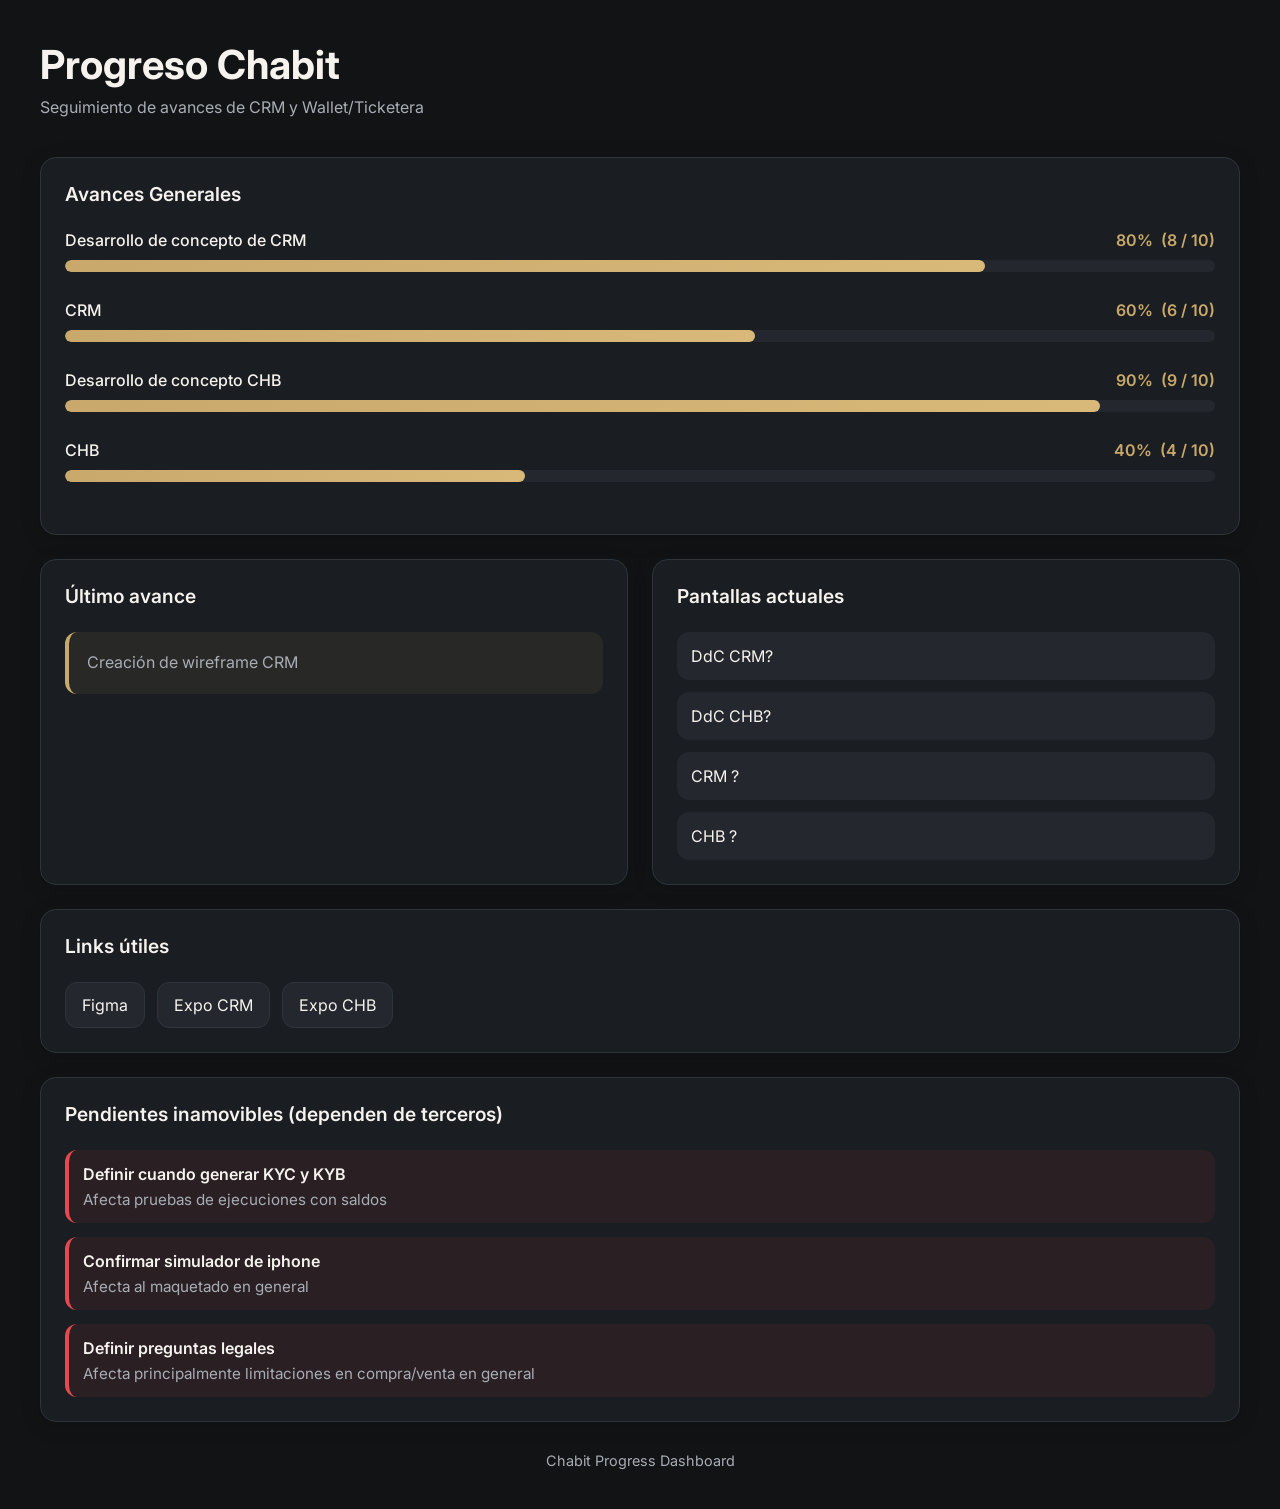
<file: index.html>
<!doctype html>
<html lang="es">
  <head>
    <meta charset="UTF-8" />
    <meta name="viewport" content="width=device-width, initial-scale=1.0" />
    <title>Progreso Chabit</title>

    <link rel="preconnect" href="https://fonts.googleapis.com" />
    <link rel="preconnect" href="https://fonts.gstatic.com" crossorigin />
    <link
      href="https://fonts.googleapis.com/css2?family=Inter:wght@400;500;600;700&display=swap"
      rel="stylesheet"
    />
    <link rel="stylesheet" href="./index.css" />
  </head>

  <body>
    <div class="container">
      <header>
        <h1>Progreso Chabit</h1>
        <p class="subtitle">Seguimiento de avances de CRM y Wallet/Ticketera</p>
      </header>

      <div class="card">
        <h2 class="section-title">Avances Generales</h2>
        <div id="progress-container"></div>
      </div>

      <div class="grid">
        <div class="card">
          <h2 class="section-title">Último avance</h2>
          <div class="last-update" id="last-avance-container"></div>
        </div>

        <div class="card">
          <h2 class="section-title">Pantallas actuales</h2>
          <div class="screen-list" id="actual-pages-container"></div>
        </div>
      </div>

      <div class="card">
        <h2 class="section-title">Links útiles</h2>
        <div class="links" id="links-container"></div>
      </div>

      <div class="card">
        <h2 class="section-title">
          Pendientes inamovibles (dependen de terceros)
        </h2>
        <div class="pending-list" id="blocks-container"></div>
      </div>

      <footer>Chabit Progress Dashboard</footer>
    </div>

    <script src="./main.js"></script>
  </body>
</html>
</file>
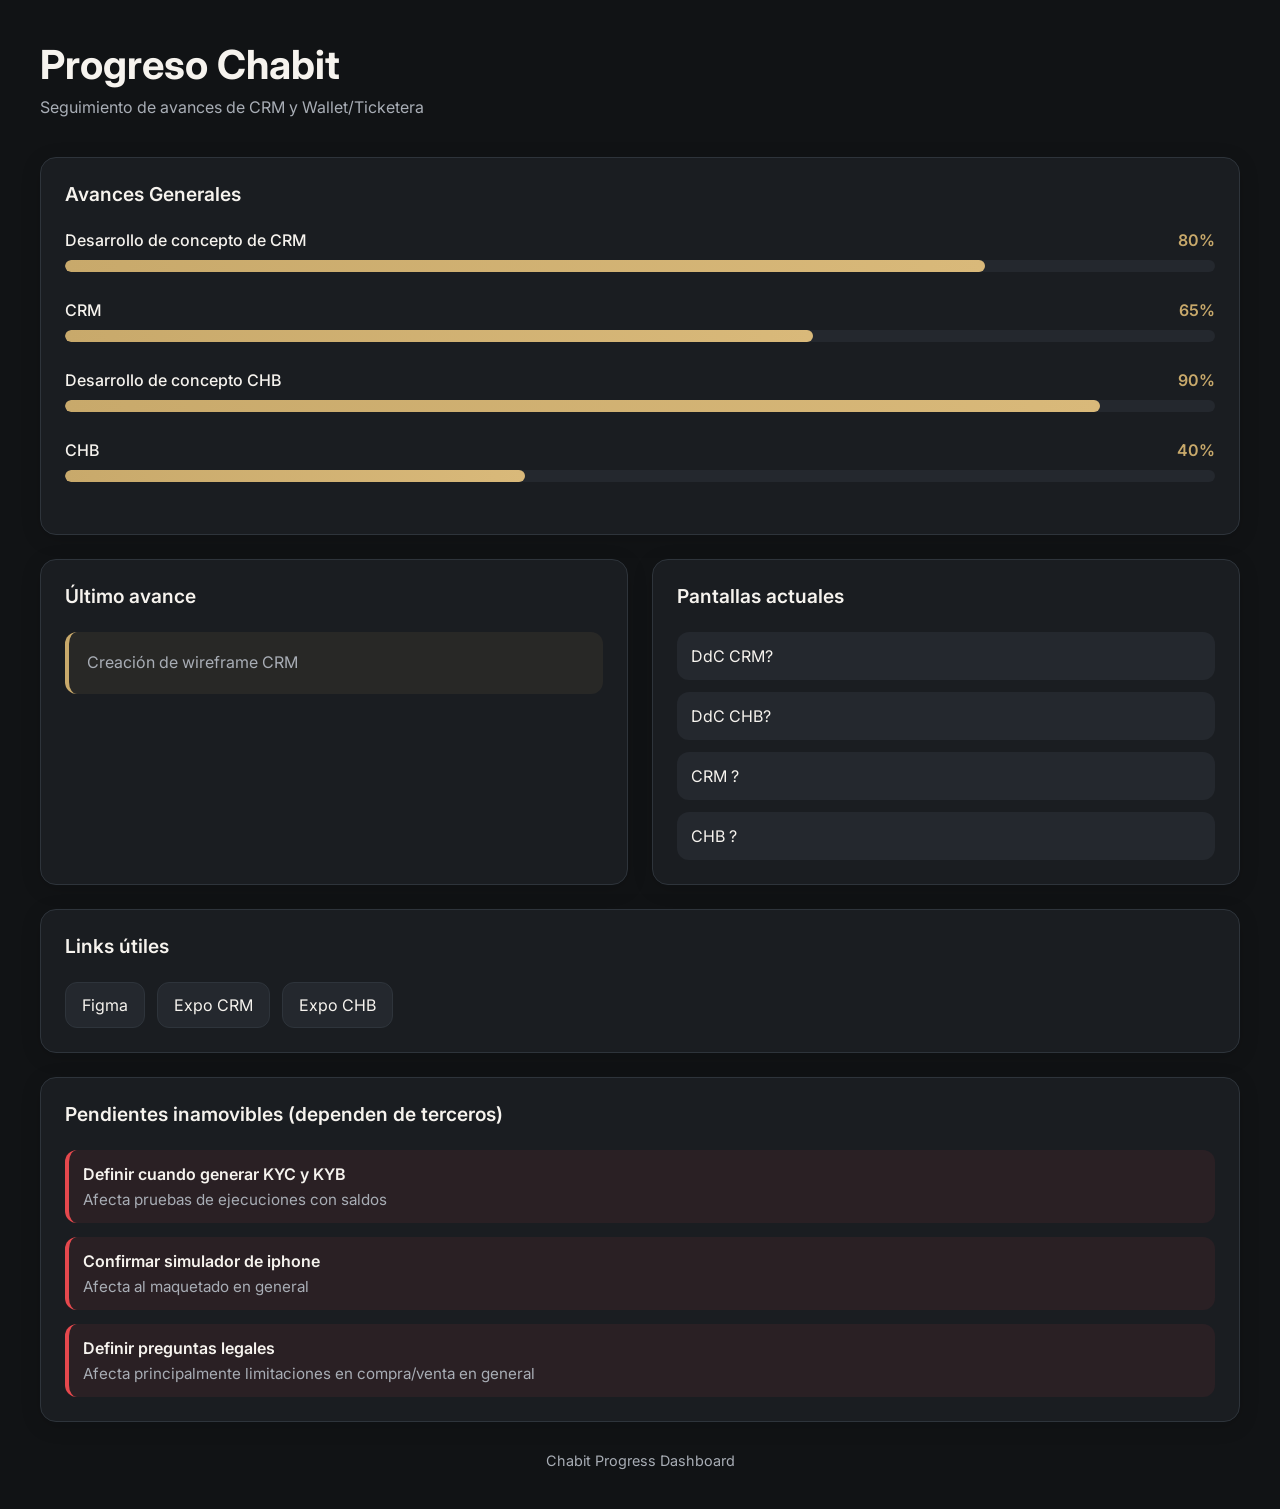
<file: PantallaProgresoChabit.html>
<!doctype html>
<html lang="es">
  <head>
    <meta charset="UTF-8" />
    <meta name="viewport" content="width=device-width, initial-scale=1.0" />
    <title>Progreso Chabit</title>

    <link rel="preconnect" href="https://fonts.googleapis.com" />
    <link rel="preconnect" href="https://fonts.gstatic.com" crossorigin />
    <link
      href="https://fonts.googleapis.com/css2?family=Inter:wght@400;500;600;700&display=swap"
      rel="stylesheet"
    />

    <style>
      :root {
        --bg: #111315;
        --surface: #1a1d21;
        --surface-hover: #24282e;
        --border: #2e343b;

        --text: #f6f3ee;
        --text-secondary: #a8adb5;

        --gold: #c8a96b;
        --gold-hover: #d9b97a;

        --success: #3fbf75;
        --danger: #e5484d;
      }

      * {
        margin: 0;
        padding: 0;
        box-sizing: border-box;
      }

      body {
        background: var(--bg);
        color: var(--text);
        font-family: 'Inter', sans-serif;
        padding: 40px;
      }

      .container {
        max-width: 1200px;
        margin: 0 auto;
      }

      header {
        margin-bottom: 40px;
      }

      h1 {
        font-size: 2.5rem;
        font-weight: 700;
        margin-bottom: 8px;
      }

      .subtitle {
        color: var(--text-secondary);
      }

      .card {
        background: var(--surface);
        border: 1px solid var(--border);
        border-radius: 16px;
        padding: 24px;
        margin-bottom: 24px;
        box-shadow: 0 4px 20px rgba(0, 0, 0, 0.15);
      }

      .section-title {
        font-size: 1.2rem;
        font-weight: 600;
        margin-bottom: 24px;
      }

      .progress-item {
        margin-bottom: 28px;
      }

      .progress-header {
        display: flex;
        justify-content: space-between;
        margin-bottom: 10px;
      }

      .progress-label {
        font-weight: 500;
      }

      .progress-value {
        color: var(--gold);
        font-weight: 600;
      }

      .progress-track {
        width: 100%;
        height: 12px;
        background: var(--surface-hover);
        border-radius: 999px;
        overflow: hidden;
      }

      .progress-bar {
        height: 100%;
        border-radius: 999px;
        background: linear-gradient(90deg, var(--gold), var(--gold-hover));
      }

      .grid {
        display: grid;
        grid-template-columns: repeat(auto-fit, minmax(350px, 1fr));
        gap: 24px;
      }

      .last-update {
        padding: 18px;
        border-left: 4px solid var(--gold);
        background: rgba(200, 169, 107, 0.08);
        border-radius: 12px;
        color: var(--text-secondary);
        line-height: 1.6;
      }

      .screen-list {
        display: flex;
        flex-direction: column;
        gap: 12px;
      }

      .screen-item {
        background: var(--surface-hover);
        padding: 14px;
        border-radius: 12px;
      }

      .links {
        display: flex;
        flex-wrap: wrap;
        gap: 12px;
      }

      .link-btn {
        text-decoration: none;
        color: var(--text);
        border: 1px solid var(--border);
        background: var(--surface-hover);
        padding: 12px 16px;
        border-radius: 12px;
        transition: 0.2s;
      }

      .link-btn:hover {
        border-color: var(--gold);
        color: var(--gold);
      }

      .pending-list {
        display: flex;
        flex-direction: column;
        gap: 14px;
      }

      .pending-item {
        border-left: 4px solid var(--danger);
        background: rgba(229, 72, 77, 0.08);
        padding: 14px;
        border-radius: 12px;
      }

      .pending-title {
        font-weight: 600;
        margin-bottom: 6px;
      }

      .pending-impact {
        color: var(--text-secondary);
        font-size: 0.95rem;
      }

      footer {
        margin-top: 30px;
        text-align: center;
        color: var(--text-secondary);
        font-size: 0.9rem;
      }
    </style>
  </head>

  <body>
    <div class="container">
      <header>
        <h1>Progreso Chabit</h1>
        <p class="subtitle">Seguimiento de avances de CRM y Wallet/Ticketera</p>
      </header>

      <div class="card">
        <h2 class="section-title">Avances Generales</h2>

        <div class="progress-item">
          <div class="progress-header">
            <span class="progress-label"> Desarrollo de concepto de CRM </span>
            <span class="progress-value">80%</span>
          </div>
          <div class="progress-track">
            <div class="progress-bar" style="width: 80%"></div>
          </div>
        </div>

        <div class="progress-item">
          <div class="progress-header">
            <span class="progress-label"> CRM </span>
            <span class="progress-value">65%</span>
          </div>
          <div class="progress-track">
            <div class="progress-bar" style="width: 65%"></div>
          </div>
        </div>

        <div class="progress-item">
          <div class="progress-header">
            <span class="progress-label"> Desarrollo de concepto CHB </span>
            <span class="progress-value">90%</span>
          </div>
          <div class="progress-track">
            <div class="progress-bar" style="width: 90%"></div>
          </div>
        </div>

        <div class="progress-item">
          <div class="progress-header">
            <span class="progress-label">CHB </span>
            <span class="progress-value">40%</span>
          </div>
          <div class="progress-track">
            <div class="progress-bar" style="width: 40%"></div>
          </div>
        </div>
      </div>

      <div class="grid">
        <div class="card">
          <h2 class="section-title">Último avance</h2>

          <div class="last-update">Creación de wireframe CRM</div>
        </div>

        <div class="card">
          <h2 class="section-title">Pantallas actuales</h2>

          <div class="screen-list">
            <div class="screen-item">DdC CRM?</div>
            <div class="screen-item">DdC CHB?</div>
            <div class="screen-item">CRM ?</div>
            <div class="screen-item">CHB ?</div>
          </div>
        </div>
      </div>

      <div class="card">
        <h2 class="section-title">Links útiles</h2>

        <div class="links">
          <a
            href="https://www.figma.com/design/JgrXL5YASashMV0TYSUSE0/CRM?node-id=1912-32165&p=f&t=lY88cMUvoLt1lIgr-0"
            class="link-btn"
            >Figma</a
          >
          <a href="#" class="link-btn">Expo CRM</a>
          <a href="#" class="link-btn">Expo CHB</a>
        </div>
      </div>

      <div class="card">
        <h2 class="section-title">
          Pendientes inamovibles (dependen de terceros)
        </h2>

        <div class="pending-list">
          <div class="pending-item">
            <div class="pending-title">Definir cuando generar KYC y KYB</div>
            <div class="pending-impact">
              Afecta pruebas de ejecuciones con saldos
            </div>
          </div>

          <div class="pending-item">
            <div class="pending-title">Confirmar simulador de iphone</div>
            <div class="pending-impact">Afecta al maquetado en general</div>
          </div>

          <div class="pending-item">
            <div class="pending-title">Definir preguntas legales</div>
            <div class="pending-impact">
              Afecta principalmente limitaciones en compra/venta en general
            </div>
          </div>
        </div>
      </div>

      <footer>Chabit Progress Dashboard</footer>
    </div>
  </body>
</html>
</file>
<file: index.css>
:root {
  --bg: #111315;
  --surface: #1a1d21;
  --surface-hover: #24282e;
  --border: #2e343b;

  --text: #f6f3ee;
  --text-secondary: #a8adb5;

  --gold: #c8a96b;
  --gold-hover: #d9b97a;

  --success: #3fbf75;
  --danger: #e5484d;
}

* {
  margin: 0;
  padding: 0;
  box-sizing: border-box;
}

body {
  background: var(--bg);
  color: var(--text);
  font-family: 'Inter', sans-serif;
  padding: 40px;
}

.container {
  max-width: 1200px;
  margin: 0 auto;
}

header {
  margin-bottom: 40px;
}

h1 {
  font-size: 2.5rem;
  font-weight: 700;
  margin-bottom: 8px;
}

.subtitle {
  color: var(--text-secondary);
}

.card {
  background: var(--surface);
  border: 1px solid var(--border);
  border-radius: 16px;
  padding: 24px;
  margin-bottom: 24px;
  box-shadow: 0 4px 20px rgba(0, 0, 0, 0.15);
}

.section-title {
  font-size: 1.2rem;
  font-weight: 600;
  margin-bottom: 24px;
}

.progress-item {
  margin-bottom: 28px;
}

.progress-header {
  display: flex;
  justify-content: space-between;
  margin-bottom: 10px;
}

.progress-label {
  font-weight: 500;
}

.progress-value {
  color: var(--gold);
  font-weight: 600;
}

.progress-track {
  width: 100%;
  height: 12px;
  background: var(--surface-hover);
  border-radius: 999px;
  overflow: hidden;
}

.progress-bar {
  height: 100%;
  border-radius: 999px;
  background: linear-gradient(90deg, var(--gold), var(--gold-hover));
}

.grid {
  display: grid;
  grid-template-columns: repeat(auto-fit, minmax(350px, 1fr));
  gap: 24px;
}

.last-update {
  display: flex;
  flex-direction: column;
  gap: 10px;
}

.last-update-item {
  padding: 18px;
  border-left: 4px solid var(--gold);
  background: rgba(200, 169, 107, 0.08);
  border-radius: 12px;
  color: var(--text-secondary);
  line-height: 1.6;
}

.screen-list {
  display: flex;
  flex-direction: column;
  gap: 12px;
}

.screen-item {
  background: var(--surface-hover);
  padding: 14px;
  border-radius: 12px;
}

.links {
  display: flex;
  flex-wrap: wrap;
  gap: 12px;
}

.link-btn {
  text-decoration: none;
  color: var(--text);
  border: 1px solid var(--border);
  background: var(--surface-hover);
  padding: 12px 16px;
  border-radius: 12px;
  transition: 0.2s;
}

.link-btn:hover {
  border-color: var(--gold);
  color: var(--gold);
}

.pending-list {
  display: flex;
  flex-direction: column;
  gap: 14px;
}

.pending-item {
  border-left: 4px solid var(--danger);
  background: rgba(229, 72, 77, 0.08);
  padding: 14px;
  border-radius: 12px;
}

.pending-title {
  font-weight: 600;
  margin-bottom: 6px;
}

.pending-impact {
  color: var(--text-secondary);
  font-size: 0.95rem;
}

footer {
  margin-top: 30px;
  text-align: center;
  color: var(--text-secondary);
  font-size: 0.9rem;
}
</file>
